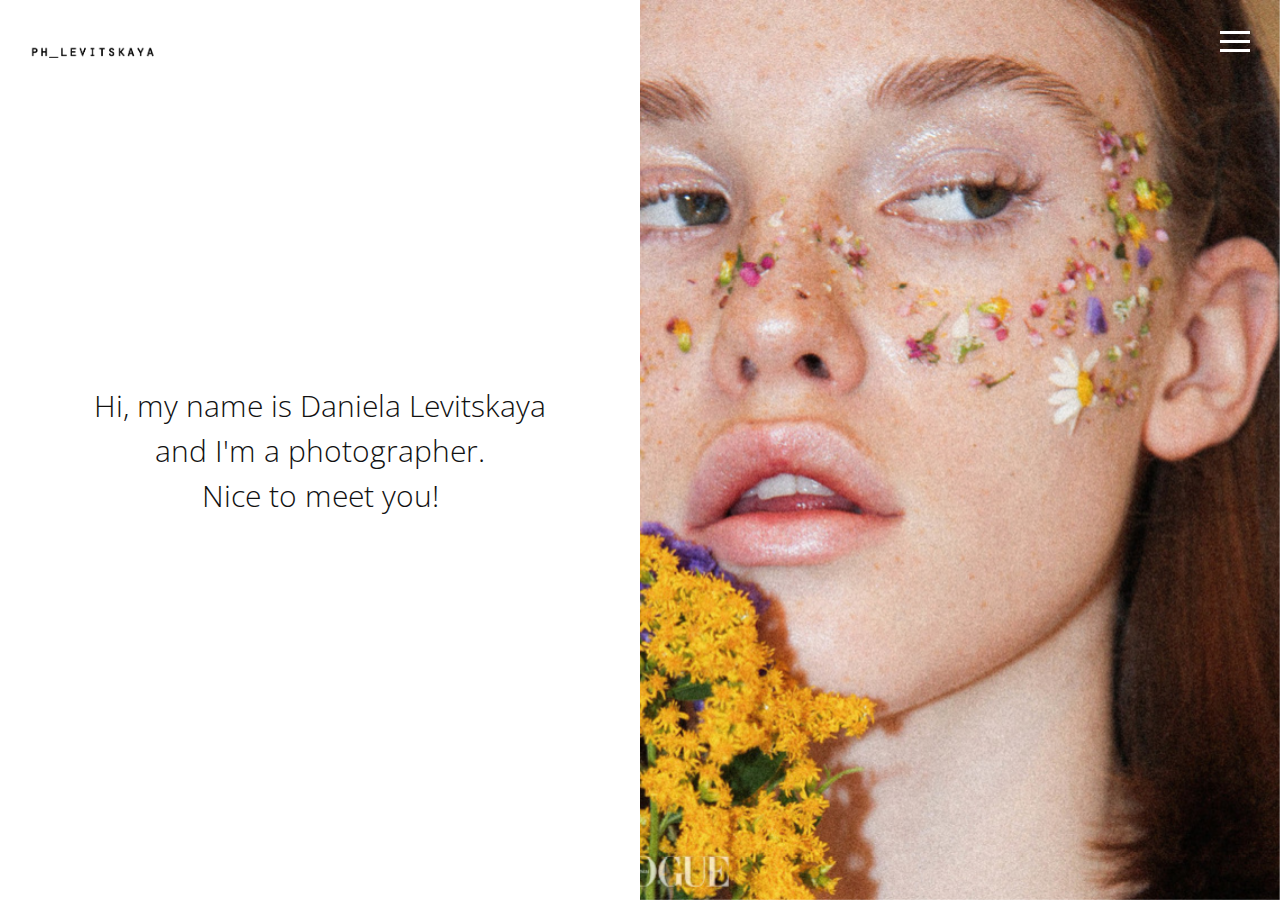
<file: index.html>
<!DOCTYPE html>
<html lang="en">
   <head>
      <meta charset="utf-8">
      <meta http-equiv="X-UA-Compatible" content="IE=edge">
      <meta name="viewport" content="width=device-width, initial-scale=1">
      <meta name="description" content="Photographer Daniela Levitskaya">
      <link rel="shortcut icon" type="image/x-icon" href="img/favicon.png">
      <title>ph_levitskaya</title>
      <!-- Css -->
      <link href="css/bootstrap.css" rel="stylesheet">
      <link href="css/style.css" rel="stylesheet">
      <!-- Yandex.Metrika counter -->
<script type="text/javascript" >
    (function (d, w, c) {
        (w[c] = w[c] || []).push(function() {
            try {
                w.yaCounter50670982 = new Ya.Metrika2({
                    id:50670982,
                    clickmap:true,
                    trackLinks:true,
                    accurateTrackBounce:true
                });
            } catch(e) { }
        });

        var n = d.getElementsByTagName("script")[0],
            s = d.createElement("script"),
            f = function () { n.parentNode.insertBefore(s, n); };
        s.type = "text/javascript";
        s.async = true;
        s.src = "https://mc.yandex.ru/metrika/tag.js";

        if (w.opera == "[object Opera]") {
            d.addEventListener("DOMContentLoaded", f, false);
        } else { f(); }
    })(document, window, "yandex_metrika_callbacks2");
</script>
<noscript><div><img src="https://mc.yandex.ru/watch/50670982" style="position:absolute; left:-9999px;" alt="" /></div></noscript>
<!-- /Yandex.Metrika counter -->
   </head>
   <body>
      <nav class="navbar navbar-default navbar-fixed-top">
         <div class="col-md-12">
            <div class="nav">
               <button class="btn-nav">
               <span class="icon-bar inverted top"></span>
               <span class="icon-bar inverted middle"></span>
               <span class="icon-bar inverted bottom"></span>
               </button>
            </div>
            <a class="navbar-brand" href="index.html">
            <img class="logo" src="img/logo.png" alt="logo">
            </a>
            <div class="nav-content hideNav hidden">
               <ul class="nav-list vcenter">
                  <li class="nav-item"><a class="item-anchor" href="index.html">Home</a></li>
                  <li class="nav-item"><a class="item-anchor" href="portfolio.html">Portfolio</a></li>
                  <li class="nav-item"><a class="item-anchor" href="contact.html">Contact</a></li>
               </ul>
            </div>
         </div>
      </nav>
      <!-- Header -->
      <div class="span12">
         <div class="col-md-6 no-gutter text-center fill">
            <h2 class="vcenter"> Hi, my name is Daniela Levitskaya <br>
              and I'm a photographer. <br>
              Nice to meet you!</h2>
         </div>
         <div class="col-md-6 no-gutter text-center">
            <div id="header" data-speed="1" data-type="background">
               <div id="headslide" class="carousel slide" data-ride="carousel">
                  <div class="carousel-inner" role="listbox">
                     <div class="item active">
                        <img src="img/4.jpg" alt="Slide">
                     </div>
                     <div class="item">
                        <img src="img/3.jpg" alt="Slide">
                     </div>
                     <div class="item">
                        <img src="img/1.jpg" alt="Slide">
                     </div>
                     <div class="item">
                        <img src="img/2.jpg" alt="Slide">
                     </div>
                  </div>
               </div>
            </div>
         </div>
      </div>
      <div style="clear:both;"></div>
      <!-- script -->
      <script src="js/jquery.js"></script>
      <script src="js/bootstrap.min.js"></script>
      <script src="js/menu-color.js"></script>
      <script src="js/modernizr.js"></script>
      <script src="js/script.js"></script>
   </body>
</html>
</file>
<file: css/style.css>
@import url(https://fonts.googleapis.com/css?family=Open+Sans:400,300);
@import 'https://fonts.googleapis.com/css?family=Fauna+One';

/*---------- Global Style ----------*/

body {
    color: #222;
    font-family: 'Fauna One', serif;
    font-size: 17px;
    line-height: 1.8!important;
}
html {
    overflow-x: hidden;
}
h1,
h2,
h3,
h4,
h5,
h6 {
    font-family: 'Open Sans', sans-serif;
    font-weight: 200;
    color: #111;
    line-height: 1.5em;
    margin-top: 0;
}
p {
    font-family: 'Fauna One', serif;
    font-weight: 300;
    margin-top: 1px;
}
p,
ul,
li {
    color: #666;
}
section {
    padding-top: 185px;
    padding-bottom: 185px;
}
.no-gutter {
    padding-right: 0;
    padding-left: 0;
}
a,
a:link {
    color: #666;
}
a:hover,
a:focus,
a:visited {
    color: #666;
    text-decoration: none;
}
.vcenter {
    position: relative;
    top: 50%;
    transform: translateY(-50%);
    -webkit-transform: translateY(-50%);
    -ms-transform: translateY(-50%);
}
.fill {
    height: 100vh;
}
.margin-top-05 {
    margin-top: 0.5em;
}
.margin-top-10 {
    margin-top: 1.0em;
}
.margin-top-15 {
    margin-top: 1.5em;
}
.margin-top-20 {
    margin-top: 2.0em;
}
.margin-top-25 {
    margin-top: 2.5em;
}
.margin-top-30 {
    margin-top: 3.0em;
}
.margin-top-35 {
    margin-top: 3.5em;
}
.margin-top-40 {
    margin-top: 4.0em;
}
.margin-top-45 {
    margin-top: 4.5em;
}

/*---------- Navbar ----------*/

.nav {
    position: relative;
    width: auto;
    display: inline-block;
    border: none;
    float: right;
    z-index: 99999;
}
.navbar-fixed-top {
    padding-top: 10px;
}
.navbar-brand {
    padding-top: 25px;
}
.navbar-brand > img {
    max-width: 127px;
    z-index: 9999;
}
@media (max-width: 768px) {
    .navbar-brand {
        padding-left: 0px;
    }
}
.navbar-default {
    background-color: transparent;
    border-color: transparent;
}
.navbar-default.color-fill {
    background-color: #fff;
    border-color: transparent;
}
.btn-nav {
    background: transparent;
    border: none;
    padding: 15px;
    -webkit-transition: all .5s ease;
    -moz-transition: all .5s ease;
    -ms-transition: all .5s ease;
    -o-transition: all .5s ease;
    transition: all .5s ease;
    cursor: pointer;
    z-index: 99999;
}
@media (max-width: 768px) {
    .btn-nav {
        padding: 15px 0;
    }
}
.btn-nav:focus {
    outline: 0;
}
.icon-bar {
    display: block;
    margin: 6px 0;
    width: 30px;
    height: 3px;
    background-color: #222;
}
.icon-bar.inverted {
    background-color: #fff;
}
@media (max-width: 992px) {
    .icon-bar.inverted {
        background-color: #222;
    }
}
.opaque {
    background-color: #fff!important;
}
.btn-nav:hover .icon-bar {
    -webkit-transition: all 1s ease;
    -moz-transition: all 1s ease;
    -ms-transition: all 1s ease;
    -o-transition: all 1s ease;
    transition: all 1s ease;
    background-color: #555;
}
.nav-content {
    position: fixed;
    top: -100%;
    bottom: 0;
    left: 0;
    right: 0;
    background-color: rgba(255, 255, 255, 1);
    display: block;
    height: 100%;
    z-index: 9;
}
.nav-list {
    list-style: none;
    padding: 0;
    position: relative;
}
.item-anchor {
    color: #fff;
    font-size: 30px;
    font-weight: 100;
    position: relative;
    text-decoration: none;
    padding: 10px;
}
.item-anchor:hover,
.item-anchor:focus {
    color: #ffffff;
    -webkit-transition: all 1s ease;
    -moz-transition: all 1s ease;
    -ms-transition: all 1s ease;
    -o-transition: all 1s ease;
    transition: all 1s ease;
}
.item-anchor:hover:after,
.item-anchor:focus:after {
    width: 100%;
    background: #f7f7f7;
    -webkit-transition: all 1s ease;
    -moz-transition: all 1s ease;
    -ms-transition: all 1s ease;
    -o-transition: all 1s ease;
    transition: all 1s ease;
}
.nav-item {
    font-family: 'Open Sans', sans-serif;
    margin: 10px auto;
    text-align: center;
    color: #222;
}
.nav-item a:link,
.nav-item a:hover,
.nav-item a:focus {
    color: #222;
}
.nav-item a:hover,
.nav-item a:focus {
    border-bottom: 2px solid #222;
}
.animated {
    display: block;
    margin: 0 auto;
}
.animated:hover .icon-bar,
.animated:focus .icon-bar {
    background-color: #fff;
}
.animated:focus {
    cursor: pointer;
    z-index: 9999;
}
.middle {
    margin: 0 auto;
}
.icon-bar {
    -webkit-transition: all .7s ease;
    -moz-transition: all .7s ease;
    -ms-transition: all .7s ease;
    -o-transition: all .7s ease;
    transition: all .7s ease;
    z-index: 999999;
}
.animated .icon-bar {
    z-index: 999999;
    background-color: #222!important;
}
.animated .top {
    -webkit-transform: translateY(7px) rotateZ(45deg);
    -moz-transform: translateY(7px) rotateZ(45deg);
    -ms-transform: translateY(7px) rotateZ(45deg);
    -o-transform: translateY(7px) rotateZ(45deg);
    transform: translateY(7px) rotateZ(45deg);
}
.animated .bottom {
    -webkit-transform: translateY(-11px) rotateZ(-45deg);
    -moz-transform: translateY(-11px) rotateZ(-45deg);
    -ms-transform: translateY(-11px) rotateZ(-45deg);
    -o-transform: translateY(-11px) rotateZ(-45deg);
    transform: translateY(-11px) rotateZ(-45deg);
}
.animated .middle {
    width: 0;
}
@keyframes showNav {
    from {
        top: -100%;
    }
    to {
        top: 0;
    }
}
@-webkit-keyframes showNav {
    from {
        top: -100%;
    }
    to {
        top: 0;
    }
}
@-moz-keyframes showNav {
    from {
        top: -100%;
    }
    to {
        top: 0;
    }
}
@-o-keyframes showNav {
    from {
        top: -100%;
    }
    to {
        top: 0;
    }
}
.showNav {
    -webkit-animation: showNav 1s ease forwards;
    -moz-animation: showNav 1s ease forwards;
    -o-animation: showNav 1s ease forwards;
    animation: showNav 1s ease forwards;
}
@keyframes hideNav {
    from {
        top: 0;
    }
    to {
        top: -100%;
    }
}
@-webkit-keyframes hideNav {
    from {
        top: 0;
    }
    to {
        top: -100%;
    }
}
@-moz-keyframes hideNav {
    from {
        top: 0;
    }
    to {
        top: -100%;
    }
}
@-o-keyframes hideNav {
    from {
        top: 0;
    }
    to {
        top: -100%;
    }
}
.hideNav {
    -webkit-animation: hideNav 1s ease forwards;
    -moz-animation: hideNav 1s ease forwards;
    -o-animation: hideNav 1s ease forwards;
    animation: hideNav 1s ease forwards;
}
.hidden {
    display: none;
}

/*---------- Menu Icon Animation ----------*/

.navbar-toggle * {
    -ms-transition: all 0.4s ease;
    -webkit-transition: all 0.4s ease;
    -moz-transition: all 0.4s ease;
    -o-transition: all 0.4s ease;
    transition: all 0.4s ease;
}
.navbar-toggle {
    border: medium none;
    border-radius: 0;
    color: #fff;
    cursor: pointer;
    height: 50px;
    padding: 16px;
    width: 50px;
    float: right;
    margin-top: 0px;
    margin-bottom: 0px;
}
.navbar-default .navbar-toggle:hover,
.navbar-default .navbar-toggle:focus {
    background-color: #fff;
}
.navbar-default .navbar-toggle,
.navbar-default .navbar-collapse,
.navbar-default .navbar-form {
    border-color: #fff;
}
.navbar-toggle span {
    width: 25px;
    height: 3px;
    margin-bottom: 5px;
    background-color: #222;
    display: block;
}
.navbar-toggle span.bar1 {
    -ms-transform: rotate(45deg);
    -webkit-transform: rotate(45deg);
    -moz-transform: rotate(45deg);
    -o-transform: rotate(45deg);
    transform: rotate(45deg);
    -ms-transform-origin: 1px 3px;
    -webkit-transform-origin: 1px 3px;
    -moz-transform-origin: 1px 3px;
    -o-transform-origin: 1px 3px;
    transform-origin: 1px 3px;
    width: 31px;
}
.navbar-toggle span.bar2 {
    -ms-transform: rotate(-360deg) scale(0);
    -webkit-transform: rotate(-360deg) scale(0);
    -moz-transform: rotate(-360deg) scale(0);
    -o-transform: rotate(-360deg) scale(0);
    transform: rotate(-360deg) scale(0);
}
.navbar-toggle span.bar3 {
    -ms-transform: rotate(-45deg);
    -webkit-transform: rotate(-45deg);
    transform: rotate(-45deg);
    -ms-transform-origin: 8px 2px;
    -webkit-transform-origin: 8px 2px;
    transform-origin: 8px 2px;
    width: 31px;
}
.navbar-toggle.collapsed span.bar1,
.navbar-toggle.collapsed span.bar2,
.navbar-toggle.collapsed span.bar3,
.navbar-toggle.collapsed span.bar4 {
    -ms-transform: none;
    -webkit-transform: none;
    transform: none;
    width: 30px;
}

/*---------- Header ----------*/

#header {
    height: 50%;
    margin: 0 auto;
    position: relative;
    color: #fff;
    text-align: center;
    background-size: cover;
}
#headslide {
    position: relative;
}
#headslide .img-responsive,
#headslide .thumbnail > img,
#headslide .thumbnail a > img,
#headslide .carousel-inner > .item > img,
#headslide .carousel-inner > .item > a > img {
    height: 100vh;
    max-width: none;
    object-fit: cover;
    width: 100%;
}
#header h1,
#header p {
    color: #fff;
}
#header h1 {
    font-size: 3.5em;
}
#header p {
    font-size: 1.5em;
}

/*---------- Portfolio ----------*/



#portfolio {
    padding-top: 185px;
}
.background-image-holder {
    background-attachment: scroll;
    background-clip: border-box;
    background-origin: padding-box;
    background-position: 50% 50% !important;
    background-repeat: repeat;
    background-size: cover !important;
    height: 100%;
    left: 0;
    top: 0;
    transition: all 0.3s ease 0s;
    width: 100%;
    z-index: 1;
}
.background-image {
    height: 100%;
    width: 100%;
    object-fit: scale-down;
}
.square-thumbs li {
    height: 285px;
}
.lightbox-grid li {
    padding: 8px;
    float: left;
    opacity: 1;
    transition: all 0.3s ease 0s;
}
@media (max-width: 992px) {
    .lightbox-grid li  {
        padding: 8px 0;
    }
}
.lightbox-grid,
.lightbox-grid ul,
.lightbox-grid li {
    overflow: hidden;
    position: relative;
}
.portfolio-sorting {
    padding-left: 15px;
    font-family: 'Open Sans', sans-serif;
}
.portfolio-sorting li a:hover,
.portfolio-sorting li a.active {
    border-bottom: 2px solid #222;

}
.portfolio-item {
    margin-bottom: 30px;


}
.item {
    height: 100vh;
}
.item img {
    width: 100%;
    height: 100vh!important;
    object-fit: cover;

}
</file>
